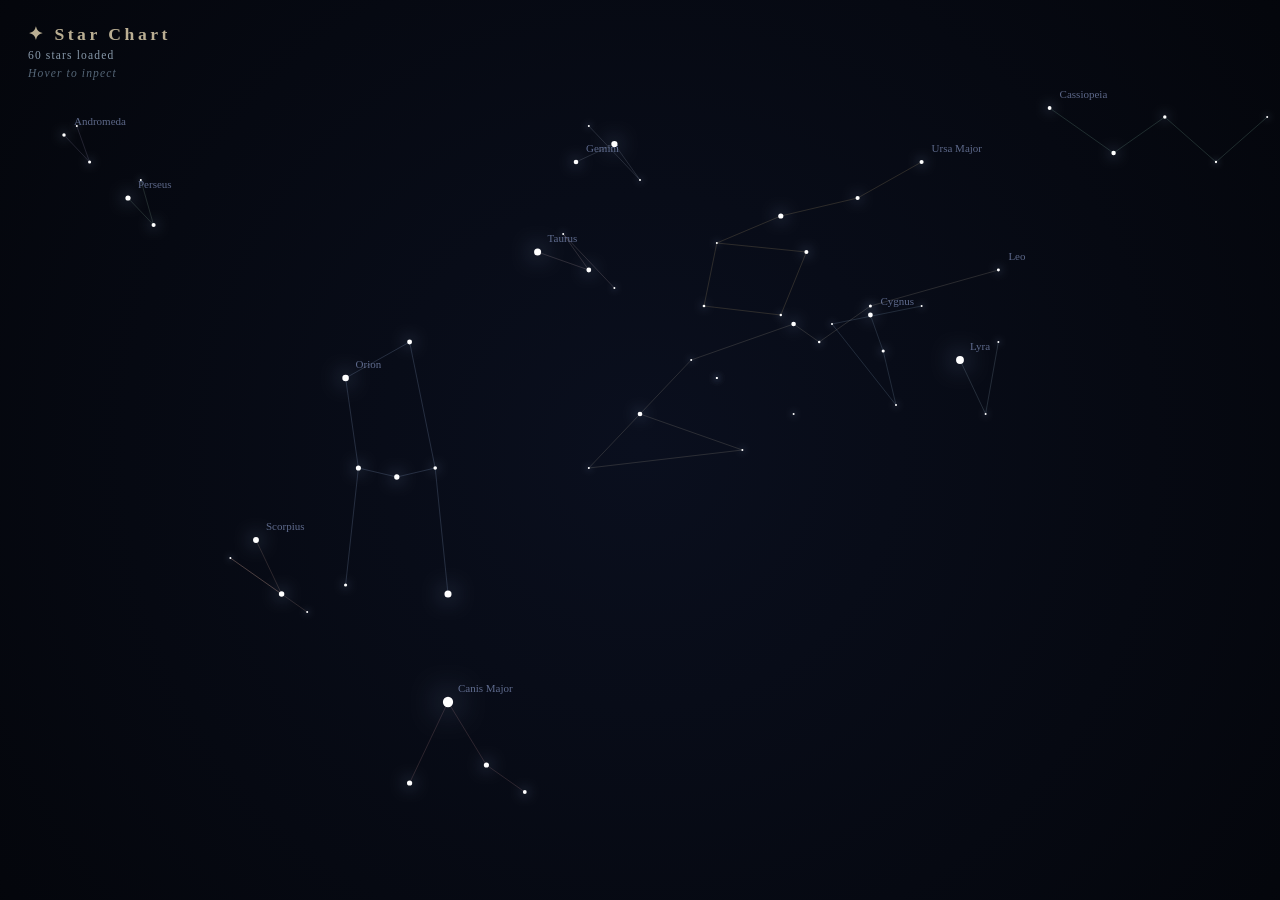
<file: exercise/index.html>
<!DOCTYPE html>
<html lang="en">
<head>
     <meta charset="UTF-8">
     <meta name="viewport" content="width=device-width, initial-scale=1.0">
     <title>Star Chart</title>
     <link rel="stylesheet" href="style.css"/>
</head>
    <body>

        <!-- your code here -->
     <!-- Night sky : Drawing surface -->
     <canvas id="star-canvas"></canvas>

     <!-- Floating circle : Star name and magnitude -->
     <div id="tooltip" class="hidden">
          <span id="tooltip-name"></span>
          <span id="tooltip-mag"></span>
     </div>

     <!-- Info panel -->
     <div id="info-panel">
          <h1>✦ Star Chart</h1>
          <p id="star-count"></p>
          <p class="hint">Hover to inpect</p>
     </div>

     <script src="script.js"></script>
    </body>
</html>
</file>
<file: exercise/style.css>
* {
   margin: 0;
   padding: 0;
   box-sizing: border-box;
}

body {
   background: #000;
   overflow: hidden;
   font-family: 'Georgia', serif;
   cursor: crosshair;
}

#star-canvas{
   display: block;
}

#info-panel {
   position: fixed;
   top: 24px;
   left: 28px;
   pointer-events: none;
}

#info-panel h1 {
   font-size: 1.1rem;
   letter-spacing: 0.2em;
   color: #e8d9b5;
   opacity: 0.8;
   margin-bottom: 4px;
}

#info-panel p {
   font-size: 0.72rem;
   color: #8899aa;
   letter-spacing: 0.1em;
}

#info-panel .hint {
   margin-top: 6px;
   color: #556677;
   font-style: italic;
}

#tooltip {
   position: fixed;
   background: rgba(5, 10, 20, 0.85);
   border: 1px solid rgba(180, 210, 255, 0.2);
   border-radius: 4px;
   padding: 8px 12px;
   pointer-events: none;
   transition: opacity 0.15s;
}

#tooltip.hidden {
   opacity: 0;
}

#tooltip-name {
   display: block;
   font-size: 0.85rem;
   color: #c8ddf0;
   letter-spacing: 0.08em;
}

#tooltip-mag {
   display: block;
   font-size: 0.7rem;
   color: #556677;
   margin-top: 2px;
}
</file>
